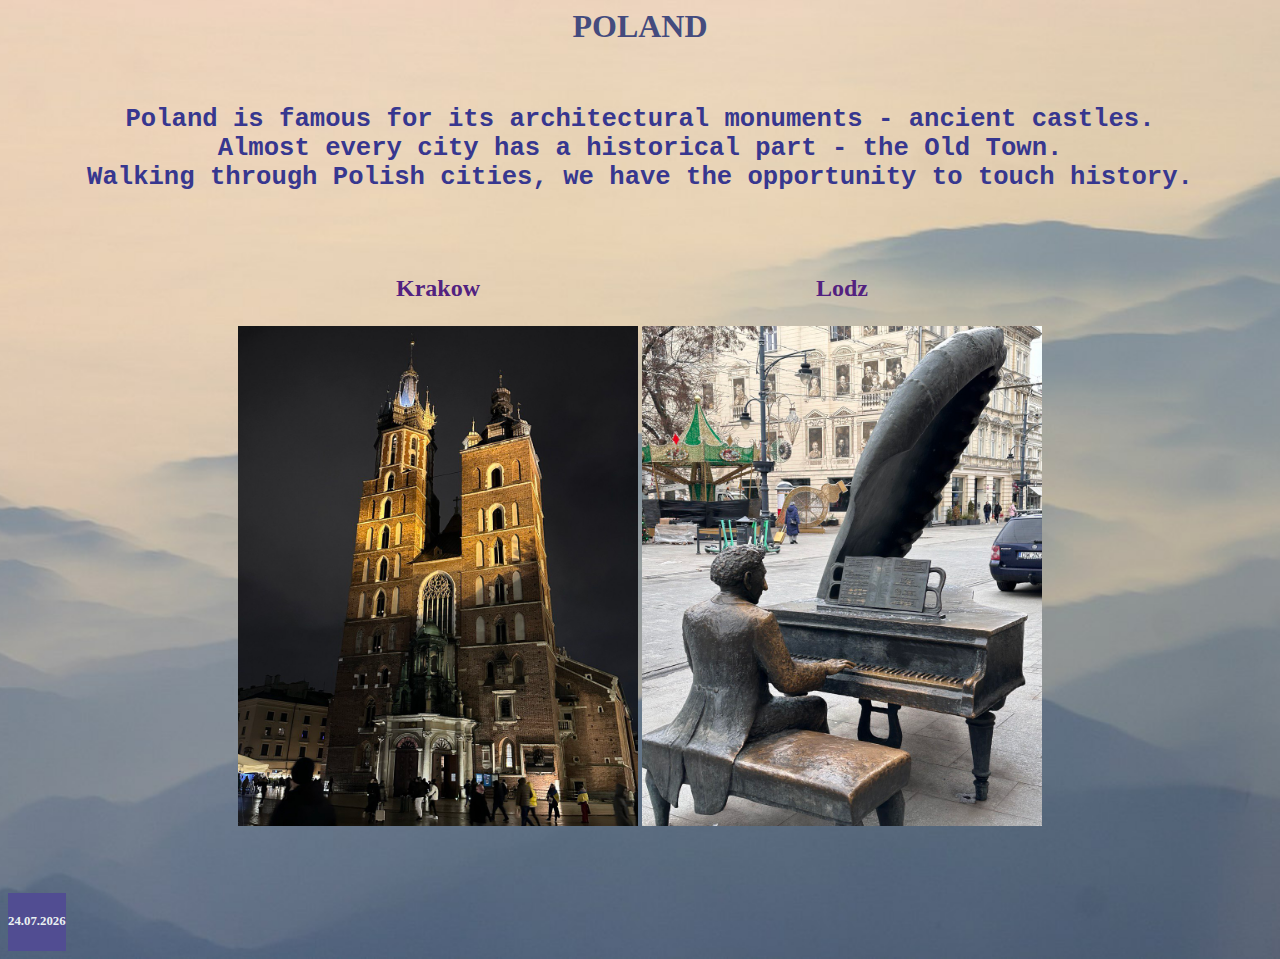
<file: 4 poland.html>
<!DOCTYPE html>
<html lang="en">
<head>
    <meta charset="UTF-8">
    <meta name="viewport" content="width=device-width, initial-scale=1.0">
    <link rel="stylesheet" href="./CSS/main.css" type="text/css">
    <style>
        .section {
          margin-bottom: 60px; 
      }
  </style>
    <title>Poland</title>
   
</head>
<body>
    <center>
        <div class="section">
        <h1 style="color: rgb(68, 75, 126);">POLAND</h1>
        </div>
    
        <div class="section">
        <p><strong> 
        Poland is famous for its architectural monuments - ancient castles. <br> Almost every city has a historical part - the Old Town.<br>
         Walking through Polish cities, we have the opportunity to touch history.</strong></p>
        </div>

         <div class="section"> 
         <table>
                <thead>
                 <tr>
                   <th><h2>Krakow</h2></th>
                   <th><h2>Lodz</h2></th>
                  
                 </tr>
                </thead>
                <tr>
                    <td><img src="./IMAGES/krakow.jpg" width="400" height="500"></td>
                    <td><img src="./IMAGES/lodz.jpg" width="400" height="500"></td>
                </tr>
            </table> 
        </div>             
    </center>    
    <div class="text-container">
        <h5 id="currentDate"></h5>
      </div>
      
      <style>
        .text-container {
          background-color: rgb(81, 77, 146);
          display: inline-block;
        }
      
        h5 {
          color: #eaf1f1;
          font-family: 'Times new roman';
          font-size: 80%;
        }
      </style>  
      <script>
        
        var currentDate = new Date();
       
        var day = currentDate.getDate();
        var month = ('0' + (currentDate.getMonth() + 1)).slice(-2);
        var year = currentDate.getFullYear();
        
        document.getElementById("currentDate").textContent = + day + "." + month + "." + year;
      </script>  
    
         
    
</body>
</html>
</file>
<file: CSS/main.css>
body {
    background-image: url('./Southern_California_Coastal_Range_in_Mist.jpg'); 
    background-size: cover; 
    background-position: center; 
    background-repeat: no-repeat;
   }
  
  h1 {
   display: inline;
  }

 p {
    color: rgb(55, 55, 143);
    font-family: 'Courier New';
    font-size: 160%;
 }

 h4 {
    color: #eaf1f1;
    background-color: rgb(81, 77, 146);
 }

 h2 {
    color: rgb(82, 34, 128);
 }


    .right-align {
        float: right;
    }

    .left-align {
      float: left;
  }

h6 {color: rgb(23, 6, 43);
   font-family: 'Arial';
   font-size: 80%;

}
</file>
